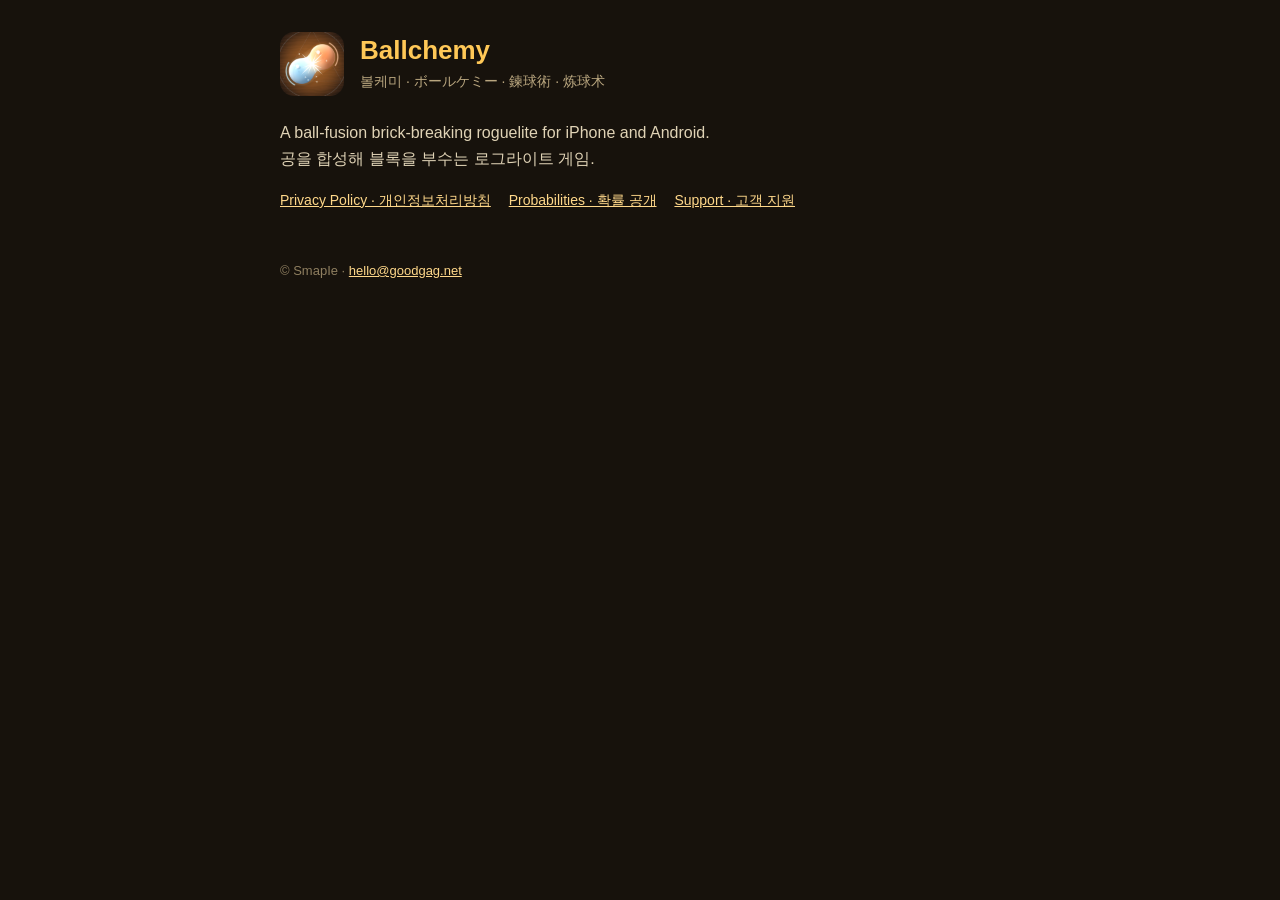
<file: index.html>
<!doctype html>
<html lang="en">
<head>
<meta charset="utf-8">
<meta name="viewport" content="width=device-width,initial-scale=1">
<title>Ballchemy</title>
<link rel="icon" href="/icon.png">
<link rel="stylesheet" href="/style.css">
</head>
<body>
<main>
  <header>
    <img src="/icon.png" alt="">
    <div>
      <h1>Ballchemy</h1>
      <p class="lang">볼케미 · ボールケミー · 鍊球術 · 炼球术</p>
    </div>
  </header>
  <p>A ball-fusion brick-breaking roguelite for iPhone and Android.<br>
  공을 합성해 블록을 부수는 로그라이트 게임.</p>
  <nav>
    <a href="/privacy/">Privacy Policy · 개인정보처리방침</a>
    <a href="/probability/">Probabilities · 확률 공개</a>
    <a href="/support/">Support · 고객 지원</a>
  </nav>
  <footer>© SmapIe · <a href="mailto:hello@goodgag.net">hello@goodgag.net</a></footer>
</main>
</body>
</html>
</file>
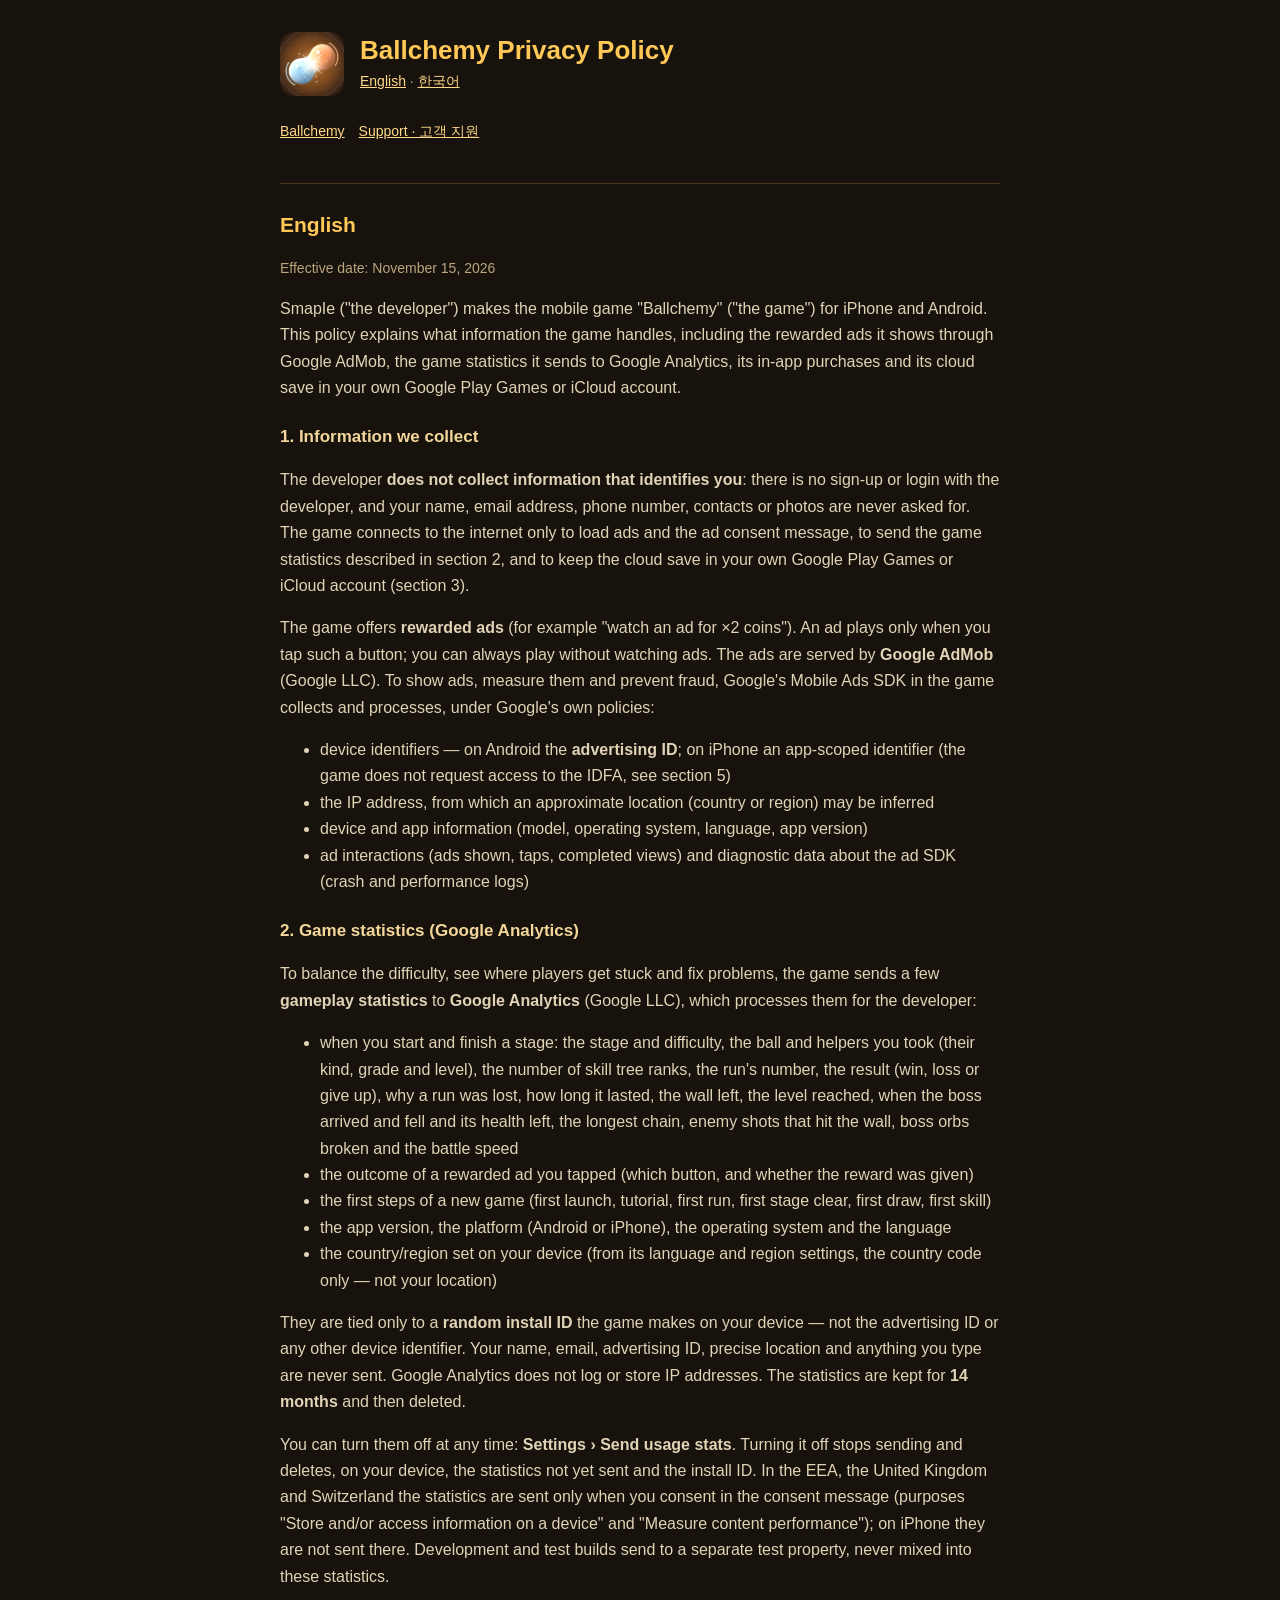
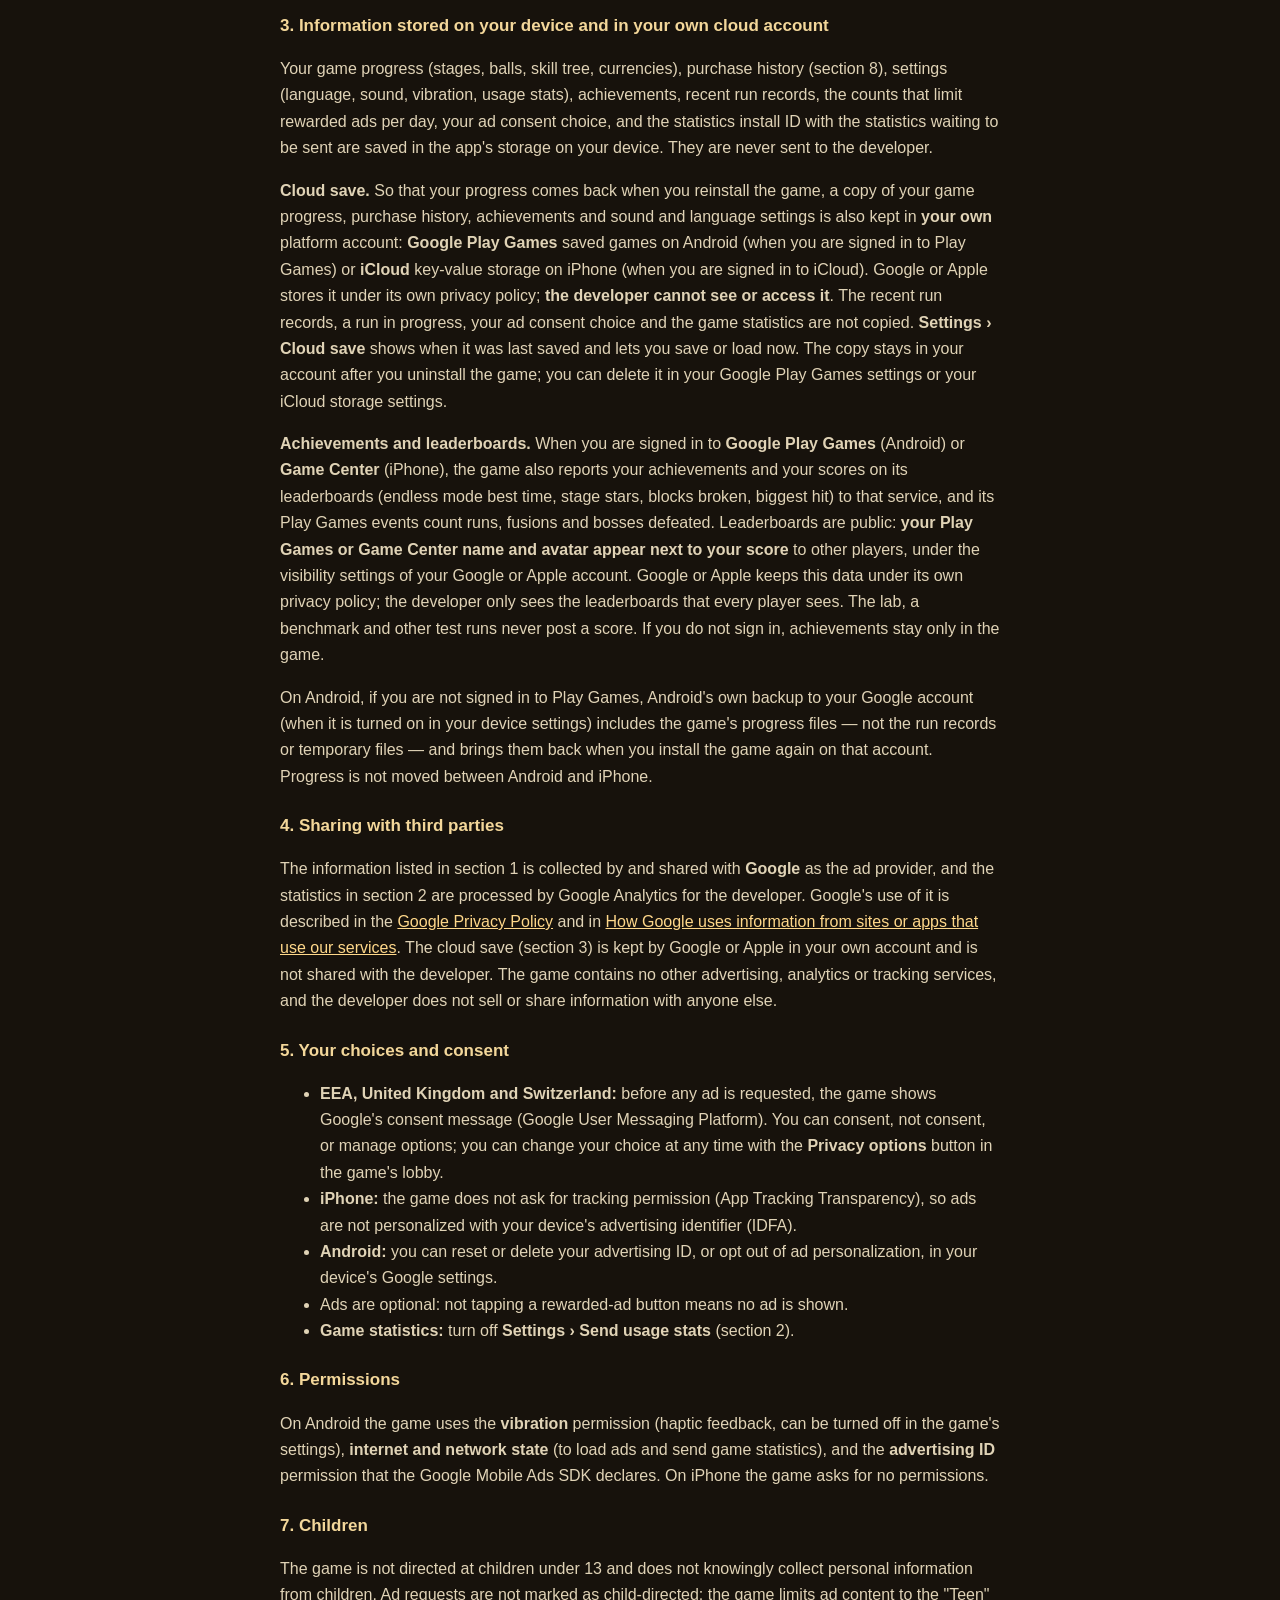
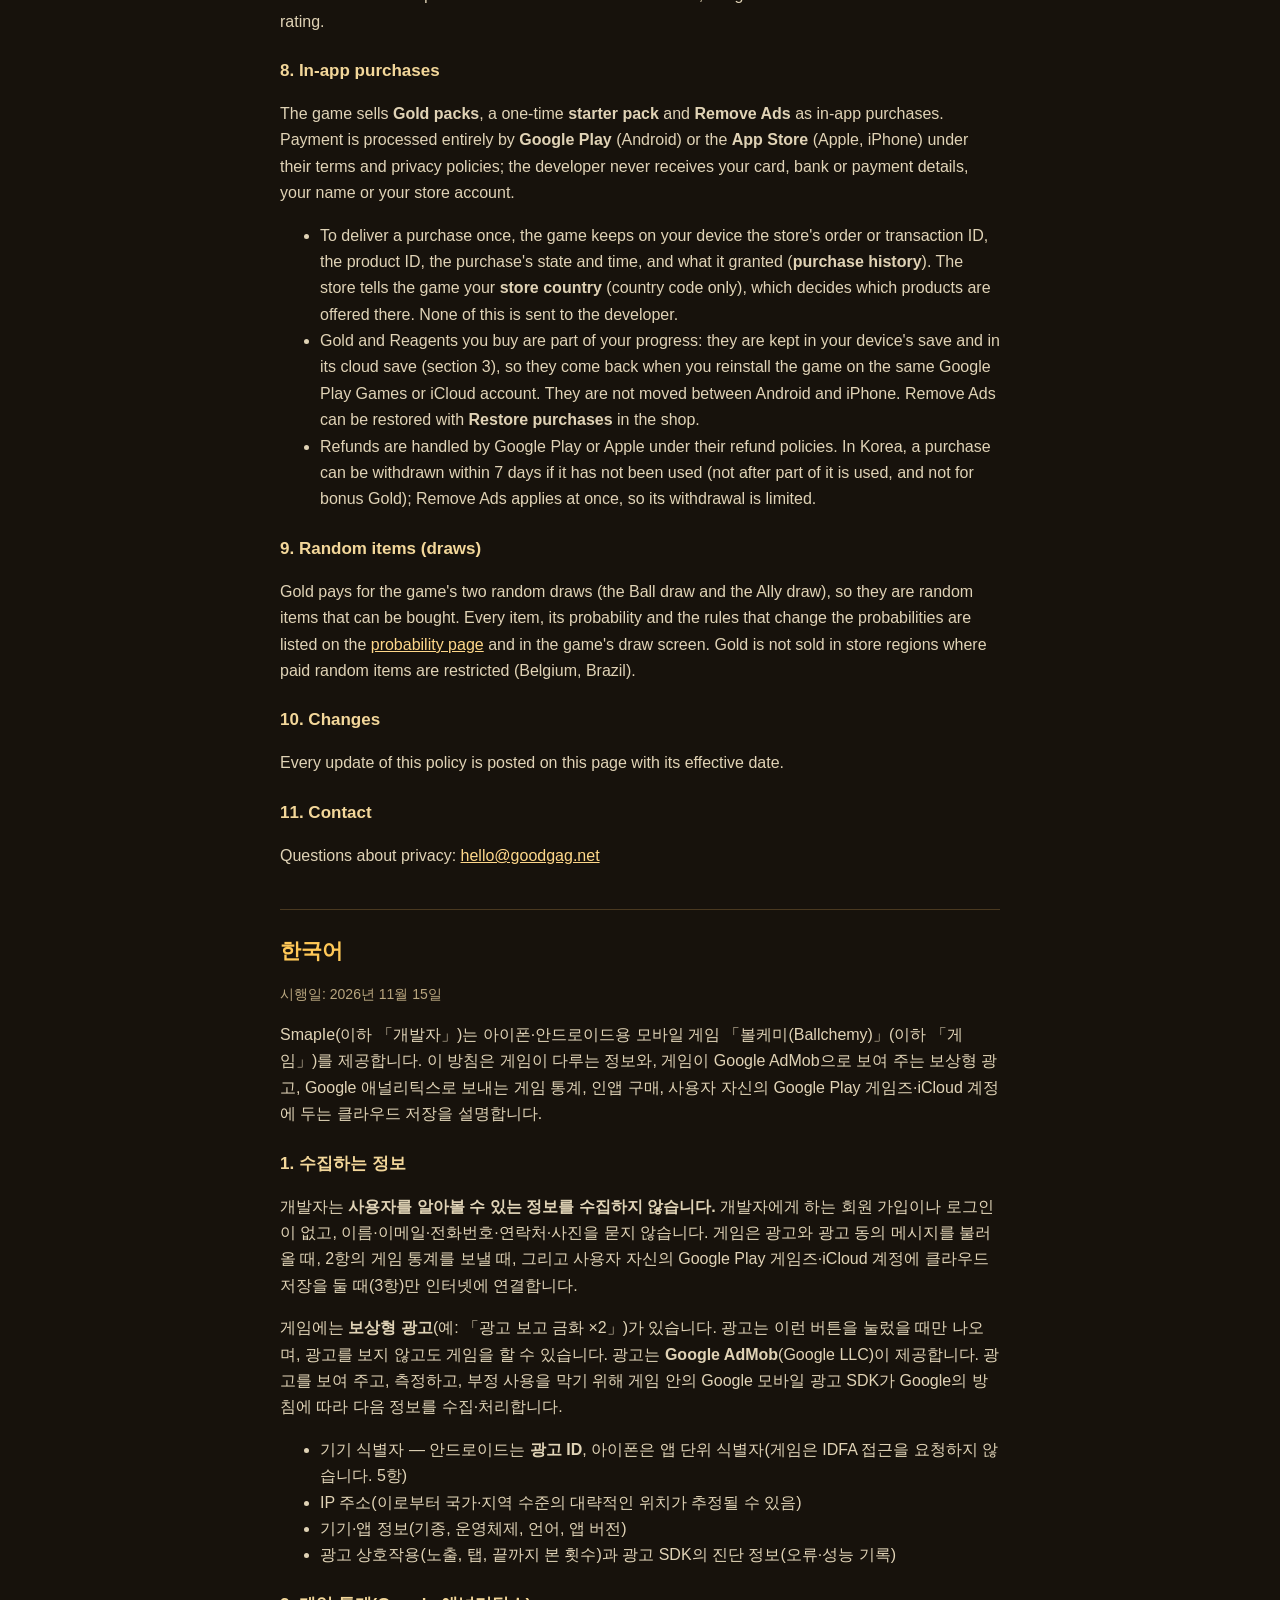
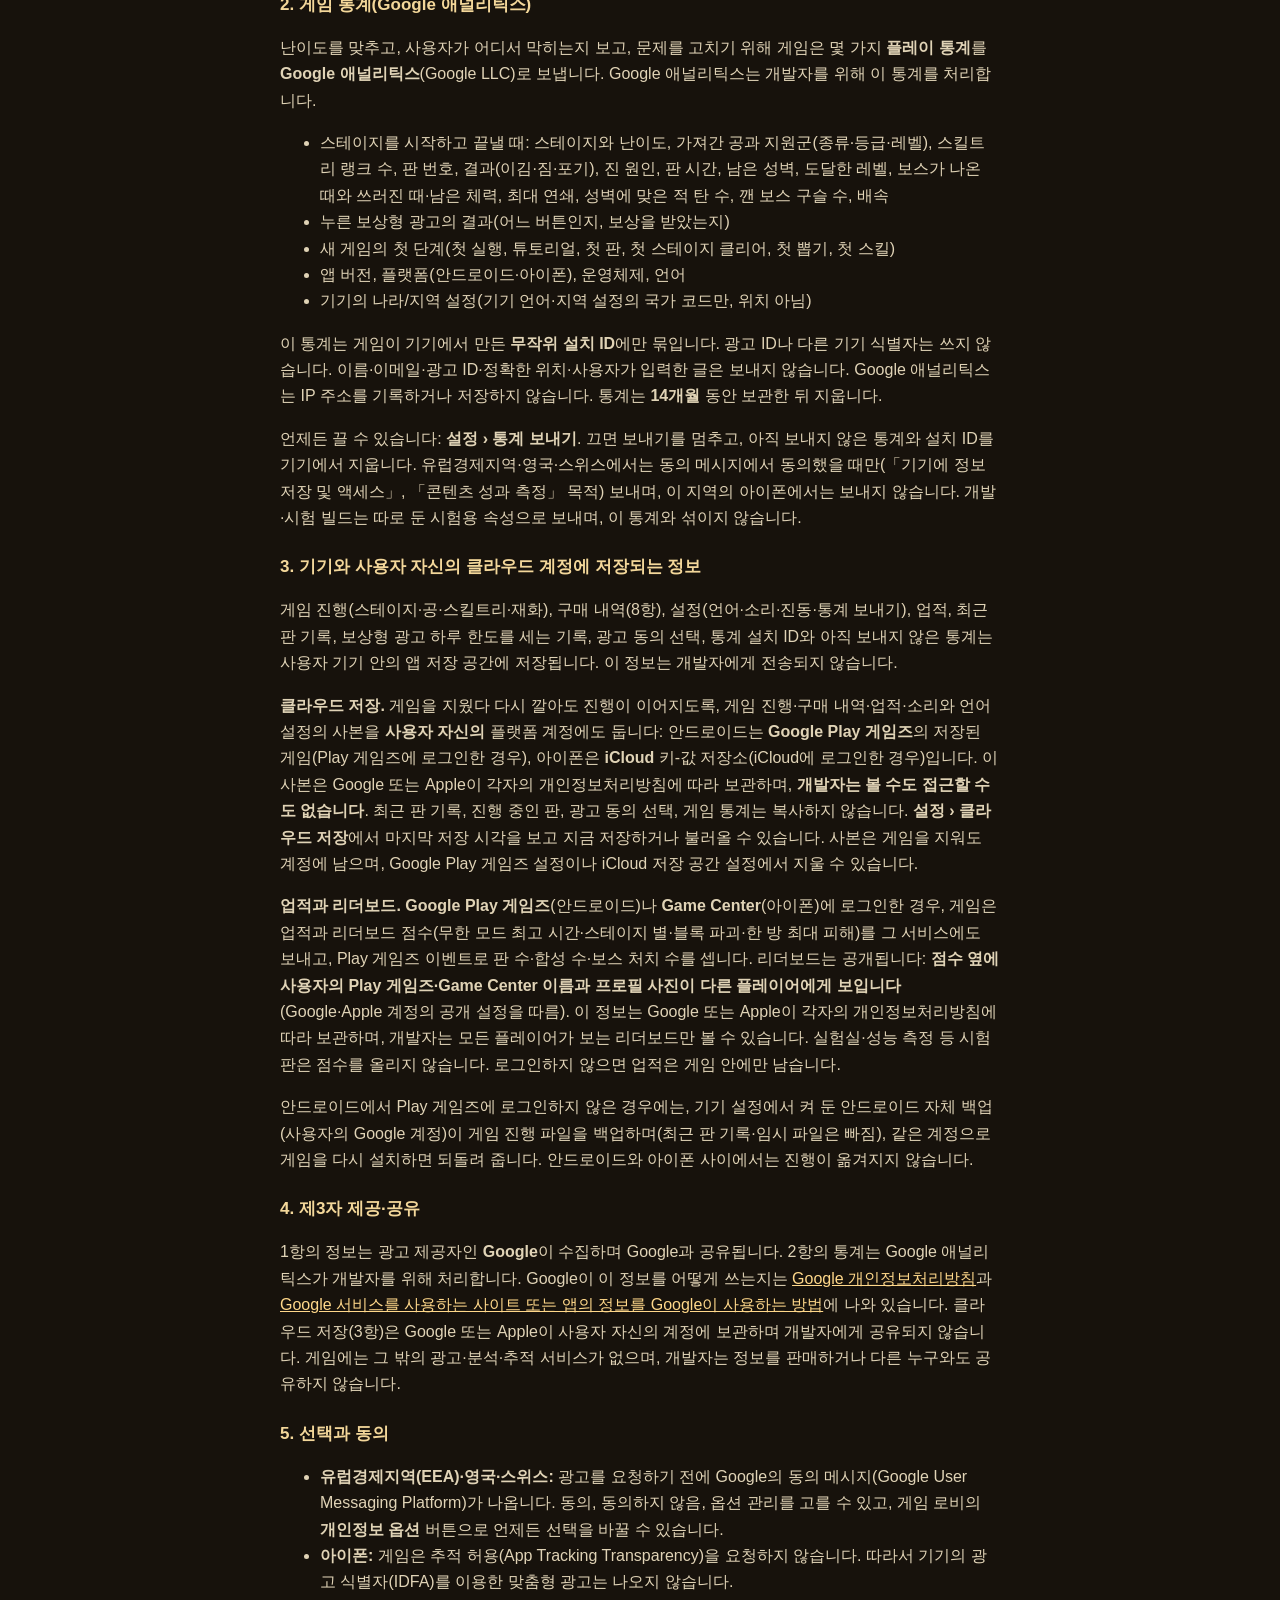
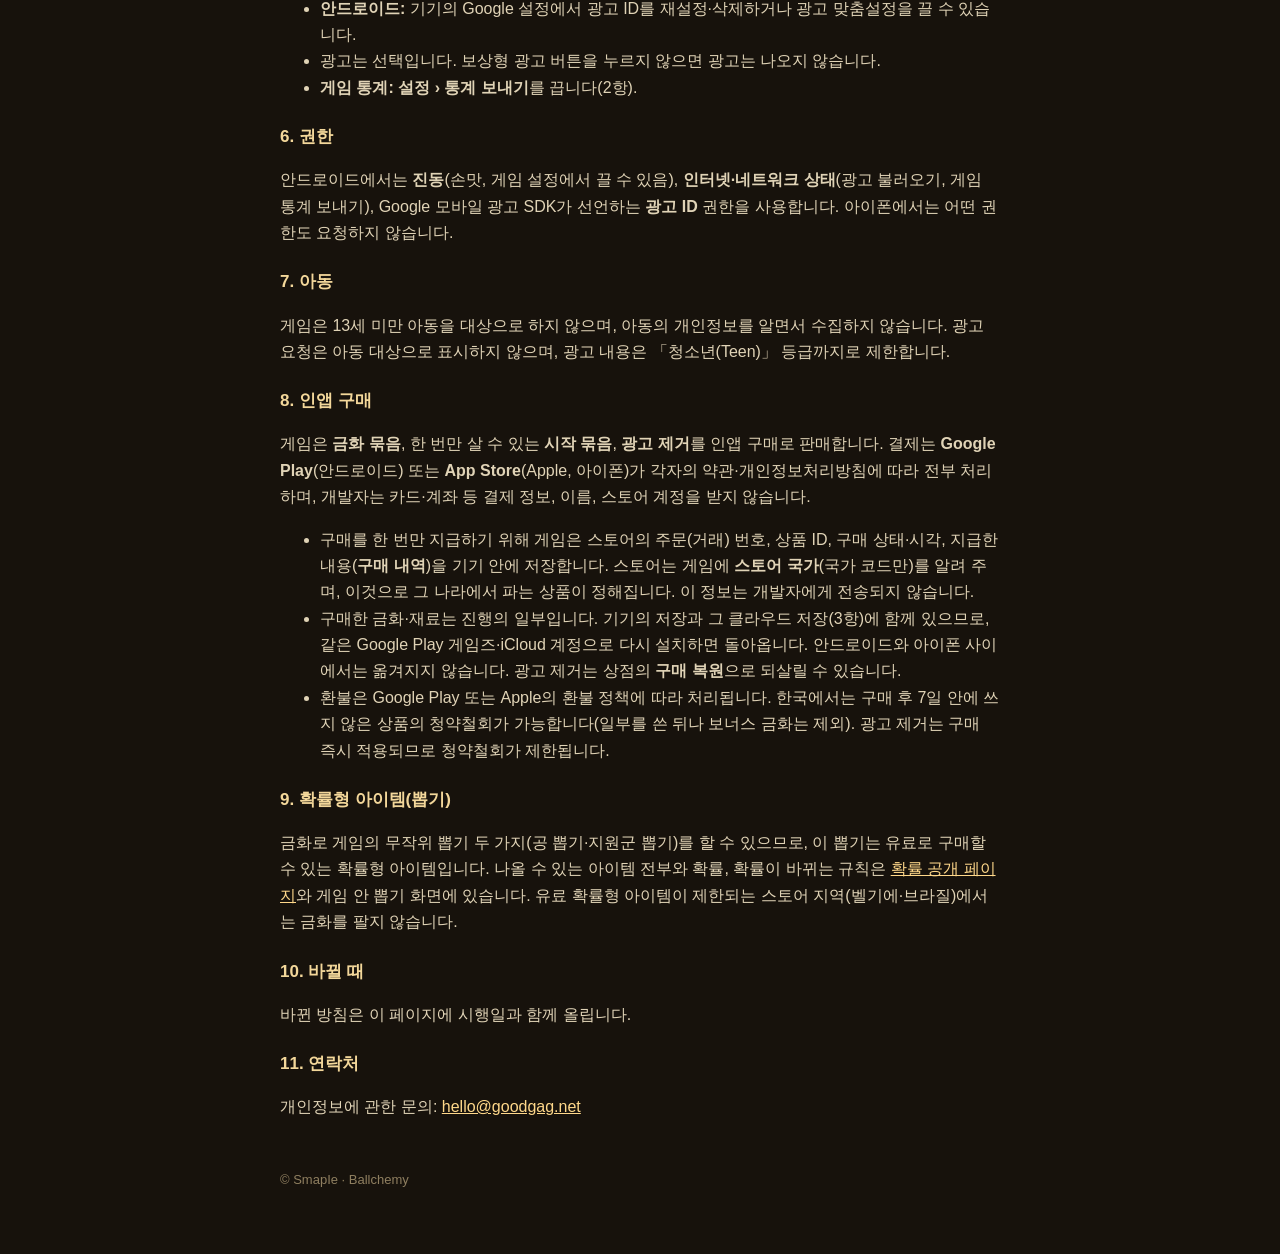
<file: privacy/index.html>
<!doctype html>
<html lang="en">
<head>
<meta charset="utf-8">
<meta name="viewport" content="width=device-width,initial-scale=1">
<title>Ballchemy — Privacy Policy · 개인정보처리방침</title>
<link rel="icon" href="/icon.png">
<link rel="stylesheet" href="/style.css">
</head>
<body>
<main>
  <header>
    <img src="/icon.png" alt="">
    <div>
      <h1>Ballchemy Privacy Policy</h1>
      <p class="lang"><a href="#en">English</a> · <a href="#ko">한국어</a></p>
    </div>
  </header>
  <nav><a href="/">Ballchemy</a><a href="/support/">Support · 고객 지원</a></nav>

  <section id="en" lang="en">
    <h2>English</h2>
    <p class="date">Effective date: November 15, 2026</p>
    <p>SmapIe ("the developer") makes the mobile game "Ballchemy" ("the game") for iPhone and Android. This policy explains what information the game handles, including the rewarded ads it shows through Google AdMob, the game statistics it sends to Google Analytics, its in-app purchases and its cloud save in your own Google Play Games or iCloud account.</p>

    <h3>1. Information we collect</h3>
    <p>The developer <strong>does not collect information that identifies you</strong>: there is no sign-up or login with the developer, and your name, email address, phone number, contacts or photos are never asked for. The game connects to the internet only to load ads and the ad consent message, to send the game statistics described in section 2, and to keep the cloud save in your own Google Play Games or iCloud account (section 3).</p>
    <p>The game offers <strong>rewarded ads</strong> (for example "watch an ad for ×2 coins"). An ad plays only when you tap such a button; you can always play without watching ads. The ads are served by <strong>Google AdMob</strong> (Google LLC). To show ads, measure them and prevent fraud, Google's Mobile Ads SDK in the game collects and processes, under Google's own policies:</p>
    <ul>
      <li>device identifiers — on Android the <strong>advertising ID</strong>; on iPhone an app-scoped identifier (the game does not request access to the IDFA, see section 5)</li>
      <li>the IP address, from which an approximate location (country or region) may be inferred</li>
      <li>device and app information (model, operating system, language, app version)</li>
      <li>ad interactions (ads shown, taps, completed views) and diagnostic data about the ad SDK (crash and performance logs)</li>
    </ul>

    <h3>2. Game statistics (Google Analytics)</h3>
    <p>To balance the difficulty, see where players get stuck and fix problems, the game sends a few <strong>gameplay statistics</strong> to <strong>Google Analytics</strong> (Google LLC), which processes them for the developer:</p>
    <ul>
      <li>when you start and finish a stage: the stage and difficulty, the ball and helpers you took (their kind, grade and level), the number of skill tree ranks, the run's number, the result (win, loss or give up), why a run was lost, how long it lasted, the wall left, the level reached, when the boss arrived and fell and its health left, the longest chain, enemy shots that hit the wall, boss orbs broken and the battle speed</li>
      <li>the outcome of a rewarded ad you tapped (which button, and whether the reward was given)</li>
      <li>the first steps of a new game (first launch, tutorial, first run, first stage clear, first draw, first skill)</li>
      <li>the app version, the platform (Android or iPhone), the operating system and the language</li>
      <li>the country/region set on your device (from its language and region settings, the country code only — not your location)</li>
    </ul>
    <p>They are tied only to a <strong>random install ID</strong> the game makes on your device — not the advertising ID or any other device identifier. Your name, email, advertising ID, precise location and anything you type are never sent. Google Analytics does not log or store IP addresses. The statistics are kept for <strong>14 months</strong> and then deleted.</p>
    <p>You can turn them off at any time: <strong>Settings › Send usage stats</strong>. Turning it off stops sending and deletes, on your device, the statistics not yet sent and the install ID. In the EEA, the United Kingdom and Switzerland the statistics are sent only when you consent in the consent message (purposes "Store and/or access information on a device" and "Measure content performance"); on iPhone they are not sent there. Development and test builds send to a separate test property, never mixed into these statistics.</p>

    <h3>3. Information stored on your device and in your own cloud account</h3>
    <p>Your game progress (stages, balls, skill tree, currencies), purchase history (section 8), settings (language, sound, vibration, usage stats), achievements, recent run records, the counts that limit rewarded ads per day, your ad consent choice, and the statistics install ID with the statistics waiting to be sent are saved in the app's storage on your device. They are never sent to the developer.</p>
    <p><strong>Cloud save.</strong> So that your progress comes back when you reinstall the game, a copy of your game progress, purchase history, achievements and sound and language settings is also kept in <strong>your own</strong> platform account: <strong>Google Play Games</strong> saved games on Android (when you are signed in to Play Games) or <strong>iCloud</strong> key-value storage on iPhone (when you are signed in to iCloud). Google or Apple stores it under its own privacy policy; <strong>the developer cannot see or access it</strong>. The recent run records, a run in progress, your ad consent choice and the game statistics are not copied. <strong>Settings › Cloud save</strong> shows when it was last saved and lets you save or load now. The copy stays in your account after you uninstall the game; you can delete it in your Google Play Games settings or your iCloud storage settings.</p>
    <p><strong>Achievements and leaderboards.</strong> When you are signed in to <strong>Google Play Games</strong> (Android) or <strong>Game Center</strong> (iPhone), the game also reports your achievements and your scores on its leaderboards (endless mode best time, stage stars, blocks broken, biggest hit) to that service, and its Play Games events count runs, fusions and bosses defeated. Leaderboards are public: <strong>your Play Games or Game Center name and avatar appear next to your score</strong> to other players, under the visibility settings of your Google or Apple account. Google or Apple keeps this data under its own privacy policy; the developer only sees the leaderboards that every player sees. The lab, a benchmark and other test runs never post a score. If you do not sign in, achievements stay only in the game.</p>
    <p>On Android, if you are not signed in to Play Games, Android's own backup to your Google account (when it is turned on in your device settings) includes the game's progress files — not the run records or temporary files — and brings them back when you install the game again on that account. Progress is not moved between Android and iPhone.</p>

    <h3>4. Sharing with third parties</h3>
    <p>The information listed in section 1 is collected by and shared with <strong>Google</strong> as the ad provider, and the statistics in section 2 are processed by Google Analytics for the developer. Google's use of it is described in the <a href="https://policies.google.com/privacy">Google Privacy Policy</a> and in <a href="https://policies.google.com/technologies/partner-sites">How Google uses information from sites or apps that use our services</a>. The cloud save (section 3) is kept by Google or Apple in your own account and is not shared with the developer. The game contains no other advertising, analytics or tracking services, and the developer does not sell or share information with anyone else.</p>

    <h3>5. Your choices and consent</h3>
    <ul>
      <li><strong>EEA, United Kingdom and Switzerland:</strong> before any ad is requested, the game shows Google's consent message (Google User Messaging Platform). You can consent, not consent, or manage options; you can change your choice at any time with the <strong>Privacy options</strong> button in the game's lobby.</li>
      <li><strong>iPhone:</strong> the game does not ask for tracking permission (App Tracking Transparency), so ads are not personalized with your device's advertising identifier (IDFA).</li>
      <li><strong>Android:</strong> you can reset or delete your advertising ID, or opt out of ad personalization, in your device's Google settings.</li>
      <li>Ads are optional: not tapping a rewarded-ad button means no ad is shown.</li>
      <li><strong>Game statistics:</strong> turn off <strong>Settings › Send usage stats</strong> (section 2).</li>
    </ul>

    <h3>6. Permissions</h3>
    <p>On Android the game uses the <strong>vibration</strong> permission (haptic feedback, can be turned off in the game's settings), <strong>internet and network state</strong> (to load ads and send game statistics), and the <strong>advertising ID</strong> permission that the Google Mobile Ads SDK declares. On iPhone the game asks for no permissions.</p>

    <h3>7. Children</h3>
    <p>The game is not directed at children under 13 and does not knowingly collect personal information from children. Ad requests are not marked as child-directed; the game limits ad content to the "Teen" rating.</p>

    <h3>8. In-app purchases</h3>
    <p>The game sells <strong>Gold packs</strong>, a one-time <strong>starter pack</strong> and <strong>Remove Ads</strong> as in-app purchases. Payment is processed entirely by <strong>Google Play</strong> (Android) or the <strong>App Store</strong> (Apple, iPhone) under their terms and privacy policies; the developer never receives your card, bank or payment details, your name or your store account.</p>
    <ul>
      <li>To deliver a purchase once, the game keeps on your device the store's order or transaction ID, the product ID, the purchase's state and time, and what it granted (<strong>purchase history</strong>). The store tells the game your <strong>store country</strong> (country code only), which decides which products are offered there. None of this is sent to the developer.</li>
      <li>Gold and Reagents you buy are part of your progress: they are kept in your device's save and in its cloud save (section 3), so they come back when you reinstall the game on the same Google Play Games or iCloud account. They are not moved between Android and iPhone. Remove Ads can be restored with <strong>Restore purchases</strong> in the shop.</li>
      <li>Refunds are handled by Google Play or Apple under their refund policies. In Korea, a purchase can be withdrawn within 7 days if it has not been used (not after part of it is used, and not for bonus Gold); Remove Ads applies at once, so its withdrawal is limited.</li>
    </ul>

    <h3>9. Random items (draws)</h3>
    <p>Gold pays for the game's two random draws (the Ball draw and the Ally draw), so they are random items that can be bought. Every item, its probability and the rules that change the probabilities are listed on the <a href="/probability/">probability page</a> and in the game's draw screen. Gold is not sold in store regions where paid random items are restricted (Belgium, Brazil).</p>

    <h3>10. Changes</h3>
    <p>Every update of this policy is posted on this page with its effective date.</p>

    <h3>11. Contact</h3>
    <p>Questions about privacy: <a href="mailto:hello@goodgag.net">hello@goodgag.net</a></p>
  </section>

  <section id="ko" lang="ko">
    <h2>한국어</h2>
    <p class="date">시행일: 2026년 11월 15일</p>
    <p>SmapIe(이하 「개발자」)는 아이폰·안드로이드용 모바일 게임 「볼케미(Ballchemy)」(이하 「게임」)를 제공합니다. 이 방침은 게임이 다루는 정보와, 게임이 Google AdMob으로 보여 주는 보상형 광고, Google 애널리틱스로 보내는 게임 통계, 인앱 구매, 사용자 자신의 Google Play 게임즈·iCloud 계정에 두는 클라우드 저장을 설명합니다.</p>

    <h3>1. 수집하는 정보</h3>
    <p>개발자는 <strong>사용자를 알아볼 수 있는 정보를 수집하지 않습니다.</strong> 개발자에게 하는 회원 가입이나 로그인이 없고, 이름·이메일·전화번호·연락처·사진을 묻지 않습니다. 게임은 광고와 광고 동의 메시지를 불러올 때, 2항의 게임 통계를 보낼 때, 그리고 사용자 자신의 Google Play 게임즈·iCloud 계정에 클라우드 저장을 둘 때(3항)만 인터넷에 연결합니다.</p>
    <p>게임에는 <strong>보상형 광고</strong>(예: 「광고 보고 금화 ×2」)가 있습니다. 광고는 이런 버튼을 눌렀을 때만 나오며, 광고를 보지 않고도 게임을 할 수 있습니다. 광고는 <strong>Google AdMob</strong>(Google LLC)이 제공합니다. 광고를 보여 주고, 측정하고, 부정 사용을 막기 위해 게임 안의 Google 모바일 광고 SDK가 Google의 방침에 따라 다음 정보를 수집·처리합니다.</p>
    <ul>
      <li>기기 식별자 — 안드로이드는 <strong>광고 ID</strong>, 아이폰은 앱 단위 식별자(게임은 IDFA 접근을 요청하지 않습니다. 5항)</li>
      <li>IP 주소(이로부터 국가·지역 수준의 대략적인 위치가 추정될 수 있음)</li>
      <li>기기·앱 정보(기종, 운영체제, 언어, 앱 버전)</li>
      <li>광고 상호작용(노출, 탭, 끝까지 본 횟수)과 광고 SDK의 진단 정보(오류·성능 기록)</li>
    </ul>

    <h3>2. 게임 통계(Google 애널리틱스)</h3>
    <p>난이도를 맞추고, 사용자가 어디서 막히는지 보고, 문제를 고치기 위해 게임은 몇 가지 <strong>플레이 통계</strong>를 <strong>Google 애널리틱스</strong>(Google LLC)로 보냅니다. Google 애널리틱스는 개발자를 위해 이 통계를 처리합니다.</p>
    <ul>
      <li>스테이지를 시작하고 끝낼 때: 스테이지와 난이도, 가져간 공과 지원군(종류·등급·레벨), 스킬트리 랭크 수, 판 번호, 결과(이김·짐·포기), 진 원인, 판 시간, 남은 성벽, 도달한 레벨, 보스가 나온 때와 쓰러진 때·남은 체력, 최대 연쇄, 성벽에 맞은 적 탄 수, 깬 보스 구슬 수, 배속</li>
      <li>누른 보상형 광고의 결과(어느 버튼인지, 보상을 받았는지)</li>
      <li>새 게임의 첫 단계(첫 실행, 튜토리얼, 첫 판, 첫 스테이지 클리어, 첫 뽑기, 첫 스킬)</li>
      <li>앱 버전, 플랫폼(안드로이드·아이폰), 운영체제, 언어</li>
      <li>기기의 나라/지역 설정(기기 언어·지역 설정의 국가 코드만, 위치 아님)</li>
    </ul>
    <p>이 통계는 게임이 기기에서 만든 <strong>무작위 설치 ID</strong>에만 묶입니다. 광고 ID나 다른 기기 식별자는 쓰지 않습니다. 이름·이메일·광고 ID·정확한 위치·사용자가 입력한 글은 보내지 않습니다. Google 애널리틱스는 IP 주소를 기록하거나 저장하지 않습니다. 통계는 <strong>14개월</strong> 동안 보관한 뒤 지웁니다.</p>
    <p>언제든 끌 수 있습니다: <strong>설정 › 통계 보내기</strong>. 끄면 보내기를 멈추고, 아직 보내지 않은 통계와 설치 ID를 기기에서 지웁니다. 유럽경제지역·영국·스위스에서는 동의 메시지에서 동의했을 때만(「기기에 정보 저장 및 액세스」, 「콘텐츠 성과 측정」 목적) 보내며, 이 지역의 아이폰에서는 보내지 않습니다. 개발·시험 빌드는 따로 둔 시험용 속성으로 보내며, 이 통계와 섞이지 않습니다.</p>

    <h3>3. 기기와 사용자 자신의 클라우드 계정에 저장되는 정보</h3>
    <p>게임 진행(스테이지·공·스킬트리·재화), 구매 내역(8항), 설정(언어·소리·진동·통계 보내기), 업적, 최근 판 기록, 보상형 광고 하루 한도를 세는 기록, 광고 동의 선택, 통계 설치 ID와 아직 보내지 않은 통계는 사용자 기기 안의 앱 저장 공간에 저장됩니다. 이 정보는 개발자에게 전송되지 않습니다.</p>
    <p><strong>클라우드 저장.</strong> 게임을 지웠다 다시 깔아도 진행이 이어지도록, 게임 진행·구매 내역·업적·소리와 언어 설정의 사본을 <strong>사용자 자신의</strong> 플랫폼 계정에도 둡니다: 안드로이드는 <strong>Google Play 게임즈</strong>의 저장된 게임(Play 게임즈에 로그인한 경우), 아이폰은 <strong>iCloud</strong> 키-값 저장소(iCloud에 로그인한 경우)입니다. 이 사본은 Google 또는 Apple이 각자의 개인정보처리방침에 따라 보관하며, <strong>개발자는 볼 수도 접근할 수도 없습니다</strong>. 최근 판 기록, 진행 중인 판, 광고 동의 선택, 게임 통계는 복사하지 않습니다. <strong>설정 › 클라우드 저장</strong>에서 마지막 저장 시각을 보고 지금 저장하거나 불러올 수 있습니다. 사본은 게임을 지워도 계정에 남으며, Google Play 게임즈 설정이나 iCloud 저장 공간 설정에서 지울 수 있습니다.</p>
    <p><strong>업적과 리더보드.</strong> <strong>Google Play 게임즈</strong>(안드로이드)나 <strong>Game Center</strong>(아이폰)에 로그인한 경우, 게임은 업적과 리더보드 점수(무한 모드 최고 시간·스테이지 별·블록 파괴·한 방 최대 피해)를 그 서비스에도 보내고, Play 게임즈 이벤트로 판 수·합성 수·보스 처치 수를 셉니다. 리더보드는 공개됩니다: <strong>점수 옆에 사용자의 Play 게임즈·Game Center 이름과 프로필 사진이 다른 플레이어에게 보입니다</strong>(Google·Apple 계정의 공개 설정을 따름). 이 정보는 Google 또는 Apple이 각자의 개인정보처리방침에 따라 보관하며, 개발자는 모든 플레이어가 보는 리더보드만 볼 수 있습니다. 실험실·성능 측정 등 시험 판은 점수를 올리지 않습니다. 로그인하지 않으면 업적은 게임 안에만 남습니다.</p>
    <p>안드로이드에서 Play 게임즈에 로그인하지 않은 경우에는, 기기 설정에서 켜 둔 안드로이드 자체 백업(사용자의 Google 계정)이 게임 진행 파일을 백업하며(최근 판 기록·임시 파일은 빠짐), 같은 계정으로 게임을 다시 설치하면 되돌려 줍니다. 안드로이드와 아이폰 사이에서는 진행이 옮겨지지 않습니다.</p>

    <h3>4. 제3자 제공·공유</h3>
    <p>1항의 정보는 광고 제공자인 <strong>Google</strong>이 수집하며 Google과 공유됩니다. 2항의 통계는 Google 애널리틱스가 개발자를 위해 처리합니다. Google이 이 정보를 어떻게 쓰는지는 <a href="https://policies.google.com/privacy?hl=ko">Google 개인정보처리방침</a>과 <a href="https://policies.google.com/technologies/partner-sites?hl=ko">Google 서비스를 사용하는 사이트 또는 앱의 정보를 Google이 사용하는 방법</a>에 나와 있습니다. 클라우드 저장(3항)은 Google 또는 Apple이 사용자 자신의 계정에 보관하며 개발자에게 공유되지 않습니다. 게임에는 그 밖의 광고·분석·추적 서비스가 없으며, 개발자는 정보를 판매하거나 다른 누구와도 공유하지 않습니다.</p>

    <h3>5. 선택과 동의</h3>
    <ul>
      <li><strong>유럽경제지역(EEA)·영국·스위스:</strong> 광고를 요청하기 전에 Google의 동의 메시지(Google User Messaging Platform)가 나옵니다. 동의, 동의하지 않음, 옵션 관리를 고를 수 있고, 게임 로비의 <strong>개인정보 옵션</strong> 버튼으로 언제든 선택을 바꿀 수 있습니다.</li>
      <li><strong>아이폰:</strong> 게임은 추적 허용(App Tracking Transparency)을 요청하지 않습니다. 따라서 기기의 광고 식별자(IDFA)를 이용한 맞춤형 광고는 나오지 않습니다.</li>
      <li><strong>안드로이드:</strong> 기기의 Google 설정에서 광고 ID를 재설정·삭제하거나 광고 맞춤설정을 끌 수 있습니다.</li>
      <li>광고는 선택입니다. 보상형 광고 버튼을 누르지 않으면 광고는 나오지 않습니다.</li>
      <li><strong>게임 통계:</strong> <strong>설정 › 통계 보내기</strong>를 끕니다(2항).</li>
    </ul>

    <h3>6. 권한</h3>
    <p>안드로이드에서는 <strong>진동</strong>(손맛, 게임 설정에서 끌 수 있음), <strong>인터넷·네트워크 상태</strong>(광고 불러오기, 게임 통계 보내기), Google 모바일 광고 SDK가 선언하는 <strong>광고 ID</strong> 권한을 사용합니다. 아이폰에서는 어떤 권한도 요청하지 않습니다.</p>

    <h3>7. 아동</h3>
    <p>게임은 13세 미만 아동을 대상으로 하지 않으며, 아동의 개인정보를 알면서 수집하지 않습니다. 광고 요청은 아동 대상으로 표시하지 않으며, 광고 내용은 「청소년(Teen)」 등급까지로 제한합니다.</p>

    <h3>8. 인앱 구매</h3>
    <p>게임은 <strong>금화 묶음</strong>, 한 번만 살 수 있는 <strong>시작 묶음</strong>, <strong>광고 제거</strong>를 인앱 구매로 판매합니다. 결제는 <strong>Google Play</strong>(안드로이드) 또는 <strong>App Store</strong>(Apple, 아이폰)가 각자의 약관·개인정보처리방침에 따라 전부 처리하며, 개발자는 카드·계좌 등 결제 정보, 이름, 스토어 계정을 받지 않습니다.</p>
    <ul>
      <li>구매를 한 번만 지급하기 위해 게임은 스토어의 주문(거래) 번호, 상품 ID, 구매 상태·시각, 지급한 내용(<strong>구매 내역</strong>)을 기기 안에 저장합니다. 스토어는 게임에 <strong>스토어 국가</strong>(국가 코드만)를 알려 주며, 이것으로 그 나라에서 파는 상품이 정해집니다. 이 정보는 개발자에게 전송되지 않습니다.</li>
      <li>구매한 금화·재료는 진행의 일부입니다. 기기의 저장과 그 클라우드 저장(3항)에 함께 있으므로, 같은 Google Play 게임즈·iCloud 계정으로 다시 설치하면 돌아옵니다. 안드로이드와 아이폰 사이에서는 옮겨지지 않습니다. 광고 제거는 상점의 <strong>구매 복원</strong>으로 되살릴 수 있습니다.</li>
      <li>환불은 Google Play 또는 Apple의 환불 정책에 따라 처리됩니다. 한국에서는 구매 후 7일 안에 쓰지 않은 상품의 청약철회가 가능합니다(일부를 쓴 뒤나 보너스 금화는 제외). 광고 제거는 구매 즉시 적용되므로 청약철회가 제한됩니다.</li>
    </ul>

    <h3>9. 확률형 아이템(뽑기)</h3>
    <p>금화로 게임의 무작위 뽑기 두 가지(공 뽑기·지원군 뽑기)를 할 수 있으므로, 이 뽑기는 유료로 구매할 수 있는 확률형 아이템입니다. 나올 수 있는 아이템 전부와 확률, 확률이 바뀌는 규칙은 <a href="/probability/">확률 공개 페이지</a>와 게임 안 뽑기 화면에 있습니다. 유료 확률형 아이템이 제한되는 스토어 지역(벨기에·브라질)에서는 금화를 팔지 않습니다.</p>

    <h3>10. 바뀔 때</h3>
    <p>바뀐 방침은 이 페이지에 시행일과 함께 올립니다.</p>

    <h3>11. 연락처</h3>
    <p>개인정보에 관한 문의: <a href="mailto:hello@goodgag.net">hello@goodgag.net</a></p>
  </section>

  <footer>© SmapIe · Ballchemy</footer>
</main>
</body>
</html>
</file>
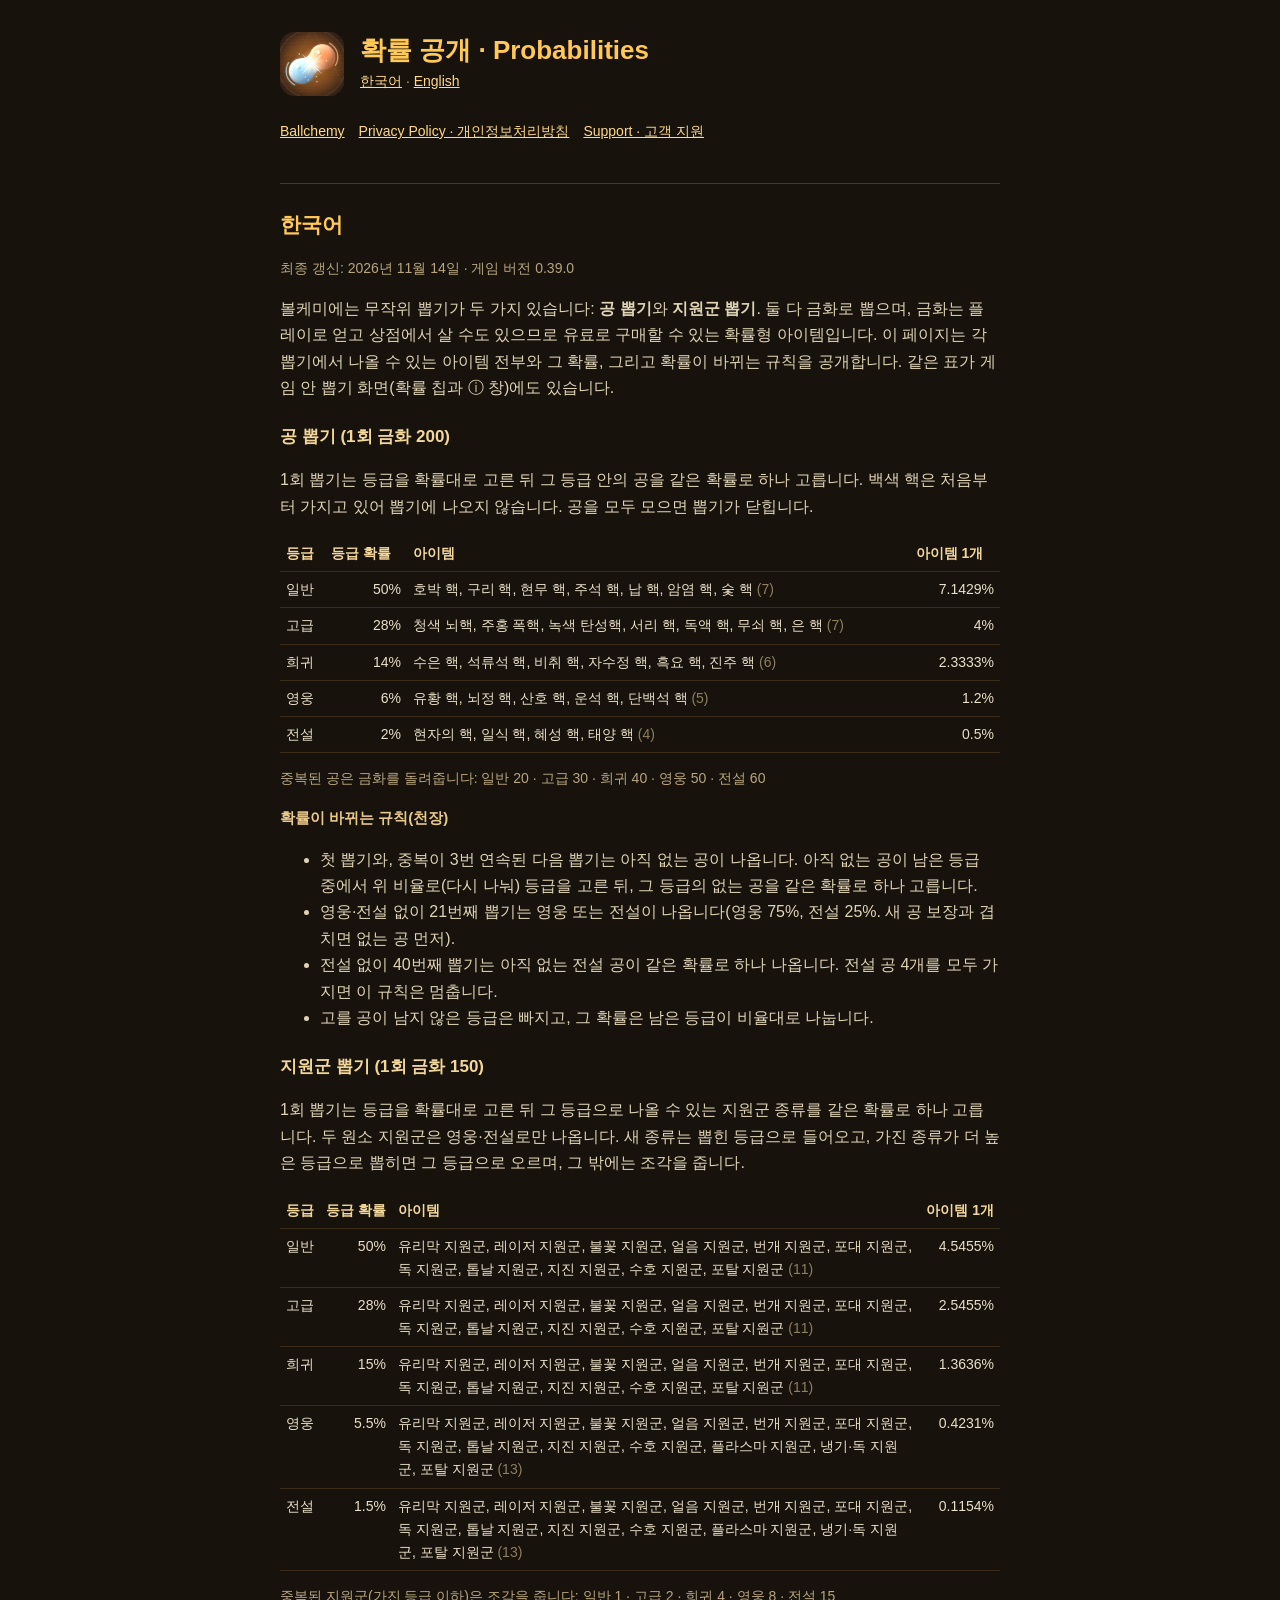
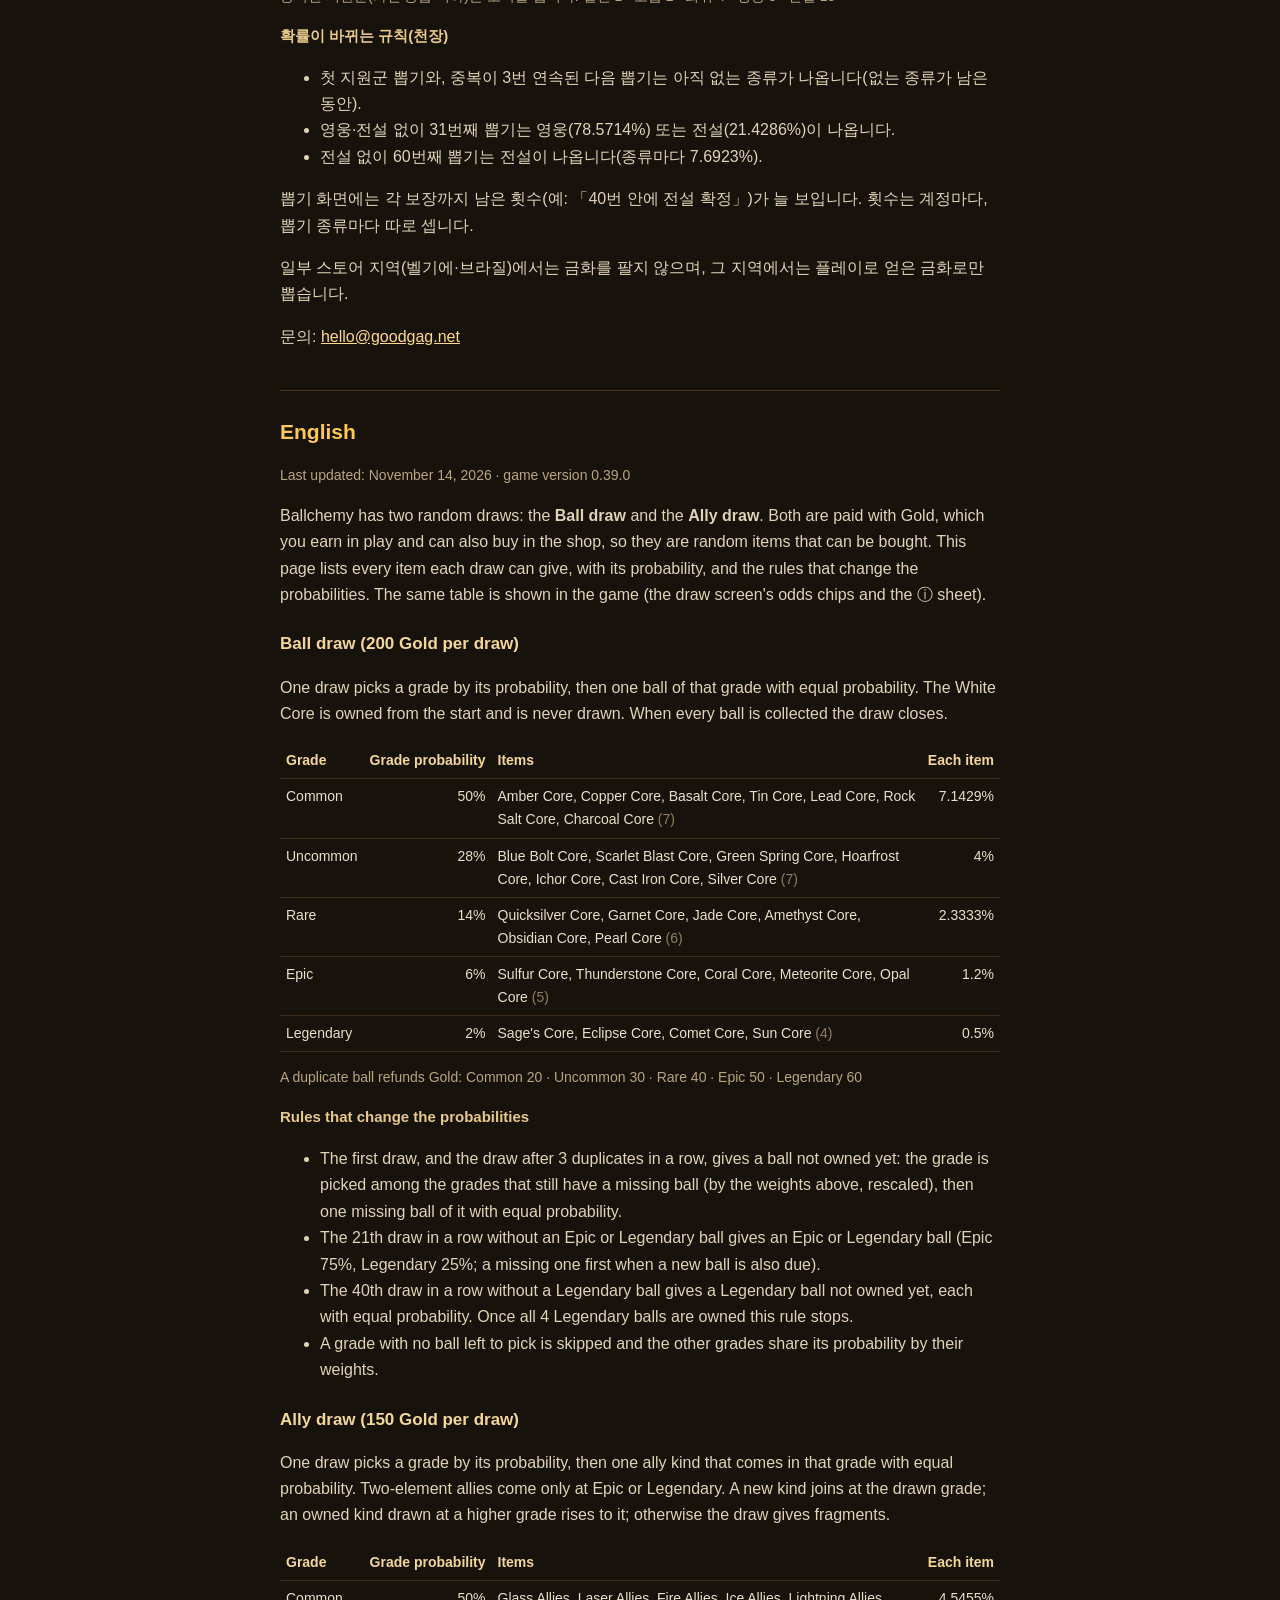
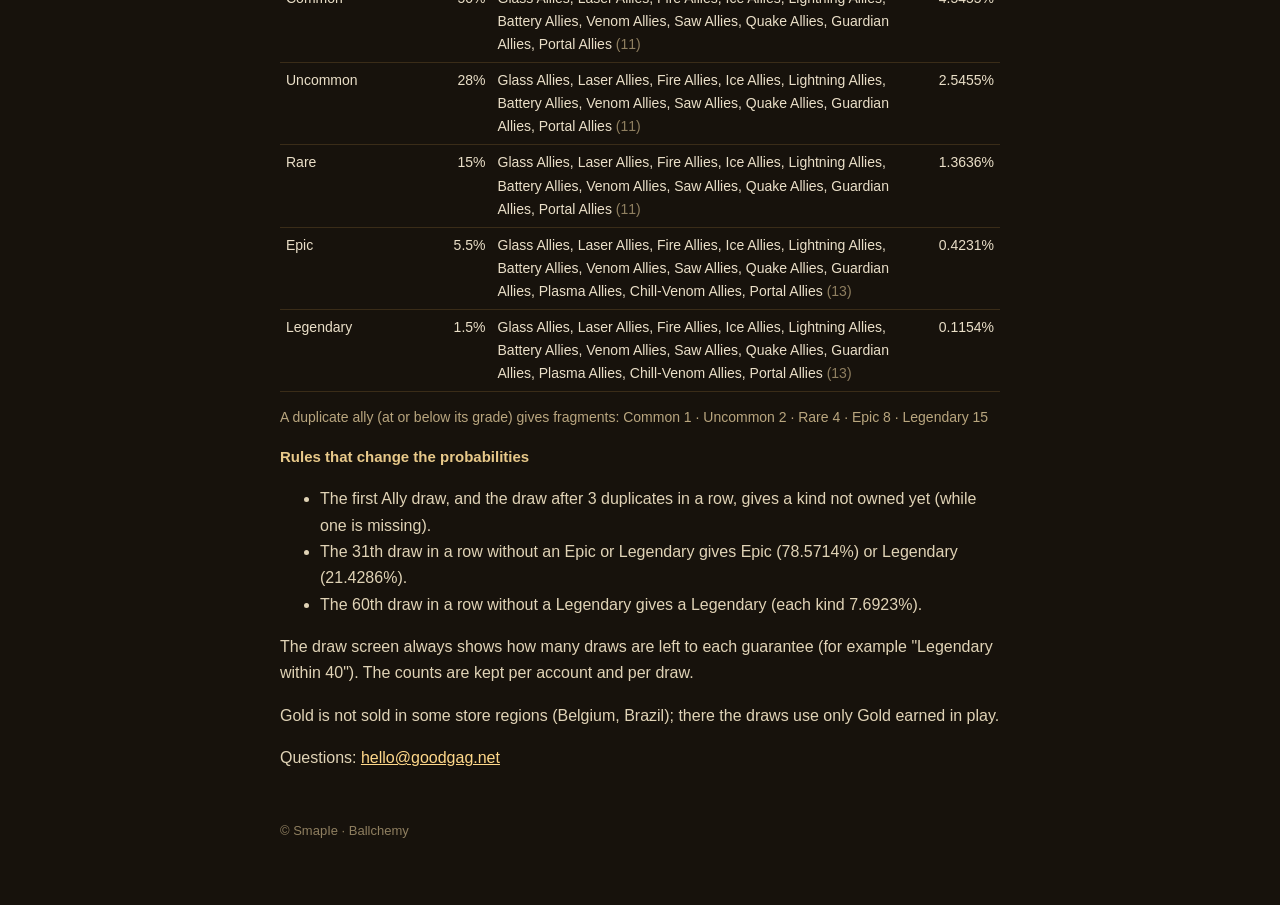
<file: probability/index.html>
<!doctype html>
<html lang="ko">
<head>
<meta charset="utf-8">
<meta name="viewport" content="width=device-width,initial-scale=1">
<title>Ballchemy — Probabilities · 확률 공개</title>
<link rel="icon" href="/icon.png">
<link rel="stylesheet" href="/style.css">
</head>
<body>
<main>
  <header>
    <img src="/icon.png" alt="">
    <div>
      <h1>확률 공개 · Probabilities</h1>
      <p class="lang"><a href="#ko">한국어</a> · <a href="#en">English</a></p>
    </div>
  </header>
  <nav><a href="/">Ballchemy</a><a href="/privacy/">Privacy Policy · 개인정보처리방침</a><a href="/support/">Support · 고객 지원</a></nav>

  <section id="ko" lang="ko">
    <h2>한국어</h2>
    <p class="date">최종 갱신: 2026년 11월 14일 · 게임 버전 0.39.0</p>
    <p>볼케미에는 무작위 뽑기가 두 가지 있습니다: <strong>공 뽑기</strong>와 <strong>지원군 뽑기</strong>. 둘 다 금화로 뽑으며, 금화는 플레이로 얻고 상점에서 살 수도 있으므로 유료로 구매할 수 있는 확률형 아이템입니다. 이 페이지는 각 뽑기에서 나올 수 있는 아이템 전부와 그 확률, 그리고 확률이 바뀌는 규칙을 공개합니다. 같은 표가 게임 안 뽑기 화면(확률 칩과 ⓘ 창)에도 있습니다.</p>
    <h3>공 뽑기 (1회 금화 200)</h3>
    <p>1회 뽑기는 등급을 확률대로 고른 뒤 그 등급 안의 공을 같은 확률로 하나 고릅니다. 백색 핵은 처음부터 가지고 있어 뽑기에 나오지 않습니다. 공을 모두 모으면 뽑기가 닫힙니다.</p>
<table><thead><tr><th>등급</th><th>등급 확률</th><th>아이템</th><th>아이템 1개</th></tr></thead><tbody>
<tr><td>일반</td><td class="n">50%</td><td>호박 핵, 구리 핵, 현무 핵, 주석 핵, 납 핵, 암염 핵, 숯 핵 <span class="c">(7)</span></td><td class="n">7.1429%</td></tr>
<tr><td>고급</td><td class="n">28%</td><td>청색 뇌핵, 주홍 폭핵, 녹색 탄성핵, 서리 핵, 독액 핵, 무쇠 핵, 은 핵 <span class="c">(7)</span></td><td class="n">4%</td></tr>
<tr><td>희귀</td><td class="n">14%</td><td>수은 핵, 석류석 핵, 비취 핵, 자수정 핵, 흑요 핵, 진주 핵 <span class="c">(6)</span></td><td class="n">2.3333%</td></tr>
<tr><td>영웅</td><td class="n">6%</td><td>유황 핵, 뇌정 핵, 산호 핵, 운석 핵, 단백석 핵 <span class="c">(5)</span></td><td class="n">1.2%</td></tr>
<tr><td>전설</td><td class="n">2%</td><td>현자의 핵, 일식 핵, 혜성 핵, 태양 핵 <span class="c">(4)</span></td><td class="n">0.5%</td></tr>
</tbody></table>
    <p class="small">중복된 공은 금화를 돌려줍니다: 일반 20 · 고급 30 · 희귀 40 · 영웅 50 · 전설 60</p>
    <h4>확률이 바뀌는 규칙(천장)</h4>
    <ul><li>첫 뽑기와, 중복이 3번 연속된 다음 뽑기는 아직 없는 공이 나옵니다. 아직 없는 공이 남은 등급 중에서 위 비율로(다시 나눠) 등급을 고른 뒤, 그 등급의 없는 공을 같은 확률로 하나 고릅니다.</li><li>영웅·전설 없이 21번째 뽑기는 영웅 또는 전설이 나옵니다(영웅 75%, 전설 25%. 새 공 보장과 겹치면 없는 공 먼저).</li><li>전설 없이 40번째 뽑기는 아직 없는 전설 공이 같은 확률로 하나 나옵니다. 전설 공 4개를 모두 가지면 이 규칙은 멈춥니다.</li><li>고를 공이 남지 않은 등급은 빠지고, 그 확률은 남은 등급이 비율대로 나눕니다.</li></ul>
    <h3>지원군 뽑기 (1회 금화 150)</h3>
    <p>1회 뽑기는 등급을 확률대로 고른 뒤 그 등급으로 나올 수 있는 지원군 종류를 같은 확률로 하나 고릅니다. 두 원소 지원군은 영웅·전설로만 나옵니다. 새 종류는 뽑힌 등급으로 들어오고, 가진 종류가 더 높은 등급으로 뽑히면 그 등급으로 오르며, 그 밖에는 조각을 줍니다.</p>
<table><thead><tr><th>등급</th><th>등급 확률</th><th>아이템</th><th>아이템 1개</th></tr></thead><tbody>
<tr><td>일반</td><td class="n">50%</td><td>유리막 지원군, 레이저 지원군, 불꽃 지원군, 얼음 지원군, 번개 지원군, 포대 지원군, 독 지원군, 톱날 지원군, 지진 지원군, 수호 지원군, 포탈 지원군 <span class="c">(11)</span></td><td class="n">4.5455%</td></tr>
<tr><td>고급</td><td class="n">28%</td><td>유리막 지원군, 레이저 지원군, 불꽃 지원군, 얼음 지원군, 번개 지원군, 포대 지원군, 독 지원군, 톱날 지원군, 지진 지원군, 수호 지원군, 포탈 지원군 <span class="c">(11)</span></td><td class="n">2.5455%</td></tr>
<tr><td>희귀</td><td class="n">15%</td><td>유리막 지원군, 레이저 지원군, 불꽃 지원군, 얼음 지원군, 번개 지원군, 포대 지원군, 독 지원군, 톱날 지원군, 지진 지원군, 수호 지원군, 포탈 지원군 <span class="c">(11)</span></td><td class="n">1.3636%</td></tr>
<tr><td>영웅</td><td class="n">5.5%</td><td>유리막 지원군, 레이저 지원군, 불꽃 지원군, 얼음 지원군, 번개 지원군, 포대 지원군, 독 지원군, 톱날 지원군, 지진 지원군, 수호 지원군, 플라스마 지원군, 냉기·독 지원군, 포탈 지원군 <span class="c">(13)</span></td><td class="n">0.4231%</td></tr>
<tr><td>전설</td><td class="n">1.5%</td><td>유리막 지원군, 레이저 지원군, 불꽃 지원군, 얼음 지원군, 번개 지원군, 포대 지원군, 독 지원군, 톱날 지원군, 지진 지원군, 수호 지원군, 플라스마 지원군, 냉기·독 지원군, 포탈 지원군 <span class="c">(13)</span></td><td class="n">0.1154%</td></tr>
</tbody></table>
    <p class="small">중복된 지원군(가진 등급 이하)은 조각을 줍니다: 일반 1 · 고급 2 · 희귀 4 · 영웅 8 · 전설 15</p>
    <h4>확률이 바뀌는 규칙(천장)</h4>
    <ul><li>첫 지원군 뽑기와, 중복이 3번 연속된 다음 뽑기는 아직 없는 종류가 나옵니다(없는 종류가 남은 동안).</li><li>영웅·전설 없이 31번째 뽑기는 영웅(78.5714%) 또는 전설(21.4286%)이 나옵니다.</li><li>전설 없이 60번째 뽑기는 전설이 나옵니다(종류마다 7.6923%).</li></ul>
    <p>뽑기 화면에는 각 보장까지 남은 횟수(예: 「40번 안에 전설 확정」)가 늘 보입니다. 횟수는 계정마다, 뽑기 종류마다 따로 셉니다.</p>
    <p>일부 스토어 지역(벨기에·브라질)에서는 금화를 팔지 않으며, 그 지역에서는 플레이로 얻은 금화로만 뽑습니다.</p>
    <p>문의: <a href="mailto:hello@goodgag.net">hello@goodgag.net</a></p>
  </section>

  <section id="en" lang="en">
    <h2>English</h2>
    <p class="date">Last updated: November 14, 2026 · game version 0.39.0</p>
    <p>Ballchemy has two random draws: the <strong>Ball draw</strong> and the <strong>Ally draw</strong>. Both are paid with Gold, which you earn in play and can also buy in the shop, so they are random items that can be bought. This page lists every item each draw can give, with its probability, and the rules that change the probabilities. The same table is shown in the game (the draw screen's odds chips and the ⓘ sheet).</p>
    <h3>Ball draw (200 Gold per draw)</h3>
    <p>One draw picks a grade by its probability, then one ball of that grade with equal probability. The White Core is owned from the start and is never drawn. When every ball is collected the draw closes.</p>
<table><thead><tr><th>Grade</th><th>Grade probability</th><th>Items</th><th>Each item</th></tr></thead><tbody>
<tr><td>Common</td><td class="n">50%</td><td>Amber Core, Copper Core, Basalt Core, Tin Core, Lead Core, Rock Salt Core, Charcoal Core <span class="c">(7)</span></td><td class="n">7.1429%</td></tr>
<tr><td>Uncommon</td><td class="n">28%</td><td>Blue Bolt Core, Scarlet Blast Core, Green Spring Core, Hoarfrost Core, Ichor Core, Cast Iron Core, Silver Core <span class="c">(7)</span></td><td class="n">4%</td></tr>
<tr><td>Rare</td><td class="n">14%</td><td>Quicksilver Core, Garnet Core, Jade Core, Amethyst Core, Obsidian Core, Pearl Core <span class="c">(6)</span></td><td class="n">2.3333%</td></tr>
<tr><td>Epic</td><td class="n">6%</td><td>Sulfur Core, Thunderstone Core, Coral Core, Meteorite Core, Opal Core <span class="c">(5)</span></td><td class="n">1.2%</td></tr>
<tr><td>Legendary</td><td class="n">2%</td><td>Sage&#x27;s Core, Eclipse Core, Comet Core, Sun Core <span class="c">(4)</span></td><td class="n">0.5%</td></tr>
</tbody></table>
    <p class="small">A duplicate ball refunds Gold: Common 20 · Uncommon 30 · Rare 40 · Epic 50 · Legendary 60</p>
    <h4>Rules that change the probabilities</h4>
    <ul><li>The first draw, and the draw after 3 duplicates in a row, gives a ball not owned yet: the grade is picked among the grades that still have a missing ball (by the weights above, rescaled), then one missing ball of it with equal probability.</li><li>The 21th draw in a row without an Epic or Legendary ball gives an Epic or Legendary ball (Epic 75%, Legendary 25%; a missing one first when a new ball is also due).</li><li>The 40th draw in a row without a Legendary ball gives a Legendary ball not owned yet, each with equal probability. Once all 4 Legendary balls are owned this rule stops.</li><li>A grade with no ball left to pick is skipped and the other grades share its probability by their weights.</li></ul>
    <h3>Ally draw (150 Gold per draw)</h3>
    <p>One draw picks a grade by its probability, then one ally kind that comes in that grade with equal probability. Two-element allies come only at Epic or Legendary. A new kind joins at the drawn grade; an owned kind drawn at a higher grade rises to it; otherwise the draw gives fragments.</p>
<table><thead><tr><th>Grade</th><th>Grade probability</th><th>Items</th><th>Each item</th></tr></thead><tbody>
<tr><td>Common</td><td class="n">50%</td><td>Glass Allies, Laser Allies, Fire Allies, Ice Allies, Lightning Allies, Battery Allies, Venom Allies, Saw Allies, Quake Allies, Guardian Allies, Portal Allies <span class="c">(11)</span></td><td class="n">4.5455%</td></tr>
<tr><td>Uncommon</td><td class="n">28%</td><td>Glass Allies, Laser Allies, Fire Allies, Ice Allies, Lightning Allies, Battery Allies, Venom Allies, Saw Allies, Quake Allies, Guardian Allies, Portal Allies <span class="c">(11)</span></td><td class="n">2.5455%</td></tr>
<tr><td>Rare</td><td class="n">15%</td><td>Glass Allies, Laser Allies, Fire Allies, Ice Allies, Lightning Allies, Battery Allies, Venom Allies, Saw Allies, Quake Allies, Guardian Allies, Portal Allies <span class="c">(11)</span></td><td class="n">1.3636%</td></tr>
<tr><td>Epic</td><td class="n">5.5%</td><td>Glass Allies, Laser Allies, Fire Allies, Ice Allies, Lightning Allies, Battery Allies, Venom Allies, Saw Allies, Quake Allies, Guardian Allies, Plasma Allies, Chill-Venom Allies, Portal Allies <span class="c">(13)</span></td><td class="n">0.4231%</td></tr>
<tr><td>Legendary</td><td class="n">1.5%</td><td>Glass Allies, Laser Allies, Fire Allies, Ice Allies, Lightning Allies, Battery Allies, Venom Allies, Saw Allies, Quake Allies, Guardian Allies, Plasma Allies, Chill-Venom Allies, Portal Allies <span class="c">(13)</span></td><td class="n">0.1154%</td></tr>
</tbody></table>
    <p class="small">A duplicate ally (at or below its grade) gives fragments: Common 1 · Uncommon 2 · Rare 4 · Epic 8 · Legendary 15</p>
    <h4>Rules that change the probabilities</h4>
    <ul><li>The first Ally draw, and the draw after 3 duplicates in a row, gives a kind not owned yet (while one is missing).</li><li>The 31th draw in a row without an Epic or Legendary gives Epic (78.5714%) or Legendary (21.4286%).</li><li>The 60th draw in a row without a Legendary gives a Legendary (each kind 7.6923%).</li></ul>
    <p>The draw screen always shows how many draws are left to each guarantee (for example "Legendary within 40"). The counts are kept per account and per draw.</p>
    <p>Gold is not sold in some store regions (Belgium, Brazil); there the draws use only Gold earned in play.</p>
    <p>Questions: <a href="mailto:hello@goodgag.net">hello@goodgag.net</a></p>
  </section>

  <footer>© SmapIe · Ballchemy</footer>
</main>
</body>
</html>
</file>
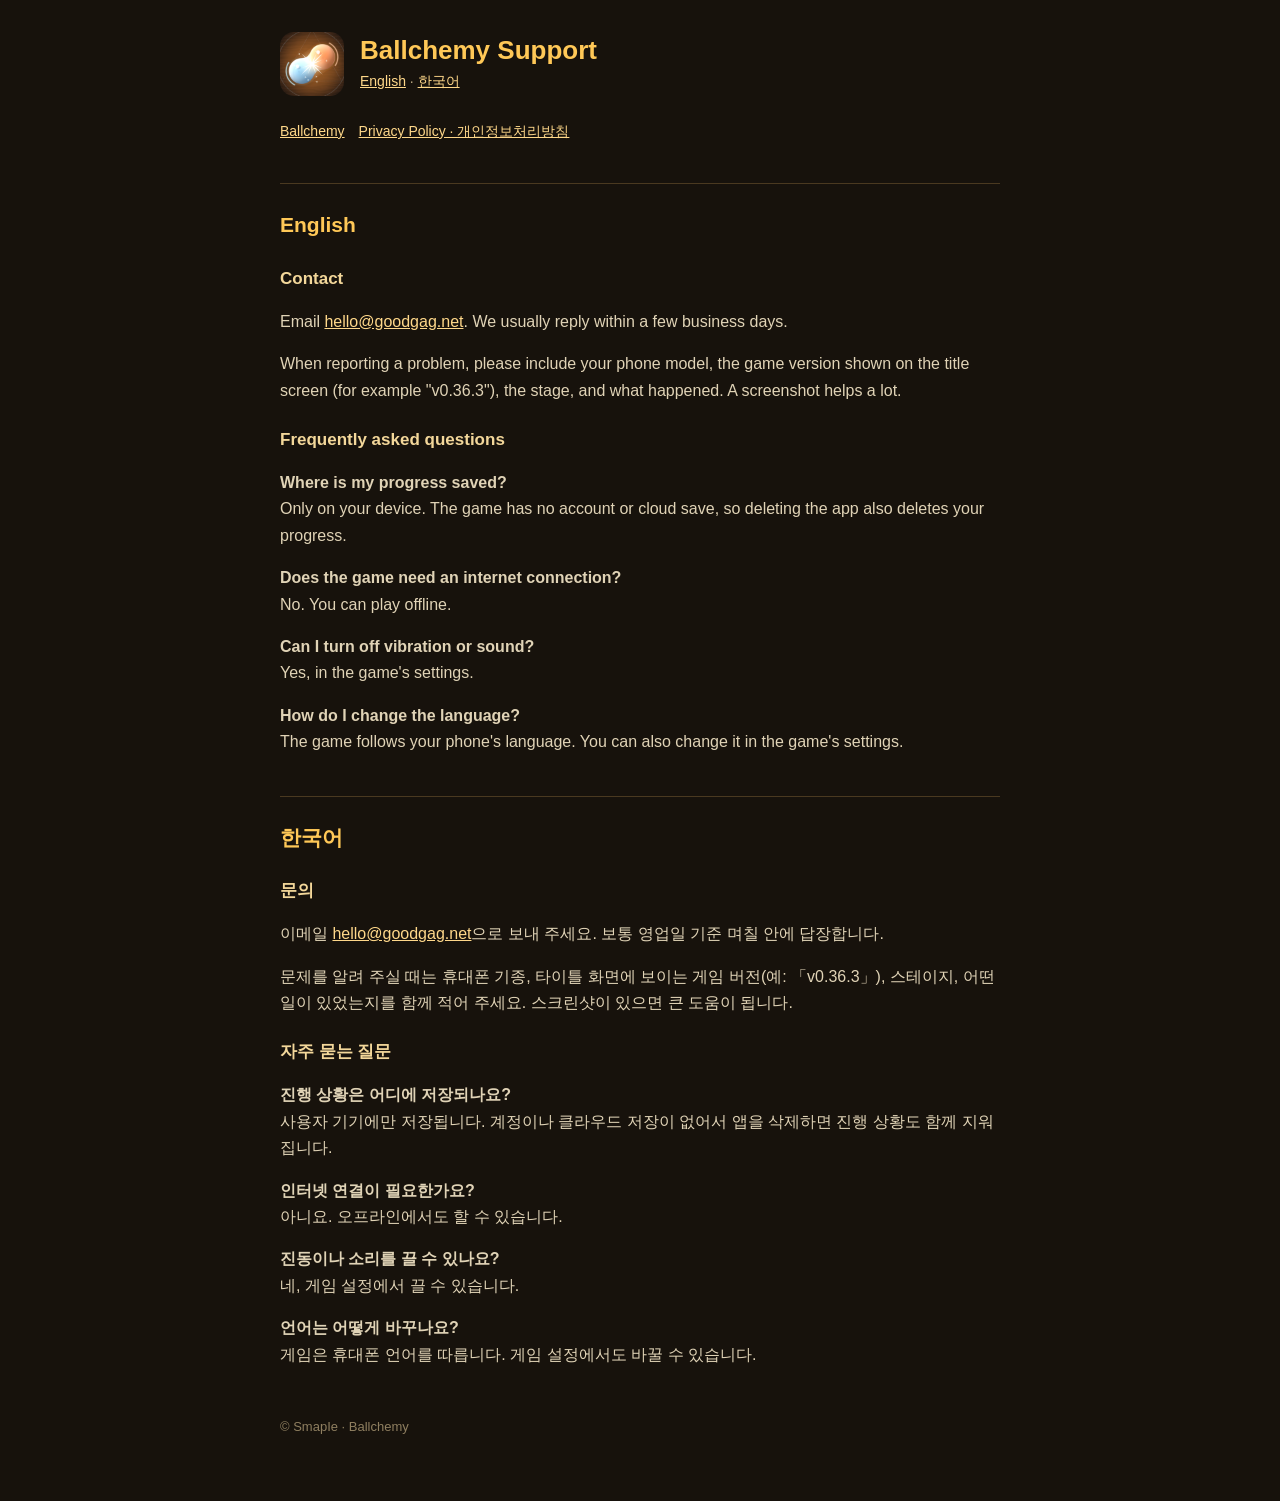
<file: support/index.html>
<!doctype html>
<html lang="en">
<head>
<meta charset="utf-8">
<meta name="viewport" content="width=device-width,initial-scale=1">
<title>Ballchemy — Support · 고객 지원</title>
<link rel="icon" href="/icon.png">
<link rel="stylesheet" href="/style.css">
</head>
<body>
<main>
  <header>
    <img src="/icon.png" alt="">
    <div>
      <h1>Ballchemy Support</h1>
      <p class="lang"><a href="#en">English</a> · <a href="#ko">한국어</a></p>
    </div>
  </header>
  <nav><a href="/">Ballchemy</a><a href="/privacy/">Privacy Policy · 개인정보처리방침</a></nav>

  <section id="en" lang="en">
    <h2>English</h2>
    <h3>Contact</h3>
    <p>Email <a href="mailto:hello@goodgag.net">hello@goodgag.net</a>. We usually reply within a few business days.</p>
    <p>When reporting a problem, please include your phone model, the game version shown on the title screen (for example "v0.36.3"), the stage, and what happened. A screenshot helps a lot.</p>

    <h3>Frequently asked questions</h3>
    <p><strong>Where is my progress saved?</strong><br>Only on your device. The game has no account or cloud save, so deleting the app also deletes your progress.</p>
    <p><strong>Does the game need an internet connection?</strong><br>No. You can play offline.</p>
    <p><strong>Can I turn off vibration or sound?</strong><br>Yes, in the game's settings.</p>
    <p><strong>How do I change the language?</strong><br>The game follows your phone's language. You can also change it in the game's settings.</p>
  </section>

  <section id="ko" lang="ko">
    <h2>한국어</h2>
    <h3>문의</h3>
    <p>이메일 <a href="mailto:hello@goodgag.net">hello@goodgag.net</a>으로 보내 주세요. 보통 영업일 기준 며칠 안에 답장합니다.</p>
    <p>문제를 알려 주실 때는 휴대폰 기종, 타이틀 화면에 보이는 게임 버전(예: 「v0.36.3」), 스테이지, 어떤 일이 있었는지를 함께 적어 주세요. 스크린샷이 있으면 큰 도움이 됩니다.</p>

    <h3>자주 묻는 질문</h3>
    <p><strong>진행 상황은 어디에 저장되나요?</strong><br>사용자 기기에만 저장됩니다. 계정이나 클라우드 저장이 없어서 앱을 삭제하면 진행 상황도 함께 지워집니다.</p>
    <p><strong>인터넷 연결이 필요한가요?</strong><br>아니요. 오프라인에서도 할 수 있습니다.</p>
    <p><strong>진동이나 소리를 끌 수 있나요?</strong><br>네, 게임 설정에서 끌 수 있습니다.</p>
    <p><strong>언어는 어떻게 바꾸나요?</strong><br>게임은 휴대폰 언어를 따릅니다. 게임 설정에서도 바꿀 수 있습니다.</p>
  </section>

  <footer>© SmapIe · Ballchemy</footer>
</main>
</body>
</html>
</file>
<file: style.css>
:root { color-scheme: dark; }
* { box-sizing: border-box; }
body {
  margin: 0;
  background: #17120c;
  color: #eadfc8;
  font: 16px/1.65 -apple-system, BlinkMacSystemFont, "Segoe UI", "Apple SD Gothic Neo", "Noto Sans KR", "Noto Sans JP", sans-serif;
}
main { max-width: 760px; margin: 0 auto; padding: 32px 20px 64px; }
header { display: flex; align-items: center; gap: 16px; margin-bottom: 24px; }
header img { width: 64px; height: 64px; border-radius: 14px; }
h1 { color: #ffc857; font-size: 26px; margin: 0; line-height: 1.2; }
h2 { color: #ffc857; font-size: 21px; margin: 40px 0 6px; border-top: 1px solid #4a3920; padding-top: 24px; }
h3 { color: #f3d79a; font-size: 17px; margin: 22px 0 4px; }
p, li { color: #e0d3b6; }
a { color: #ffd88a; }
nav { font-size: 14px; color: #b9a67f; }
nav a { margin-right: 14px; }
.lang { font-size: 14px; margin: 4px 0 0; color: #b9a67f; }
.date { color: #b9a67f; font-size: 14px; }
footer { margin-top: 48px; font-size: 13px; color: #8f7f60; }
h4 { color: #e8c98a; font-size: 15px; margin: 16px 0 2px; }
table { width: 100%; border-collapse: collapse; margin: 8px 0; font-size: 14px; }
th, td { border-bottom: 1px solid #3a2c18; padding: 6px 6px; text-align: left; vertical-align: top; }
th { color: #f3d79a; font-weight: 600; white-space: nowrap; }
td.n { white-space: nowrap; text-align: right; font-variant-numeric: tabular-nums; }
.c { color: #8f7f60; }
.small { font-size: 14px; color: #b9a67f; }
td:first-child, th:first-child { white-space: nowrap; }
</file>
